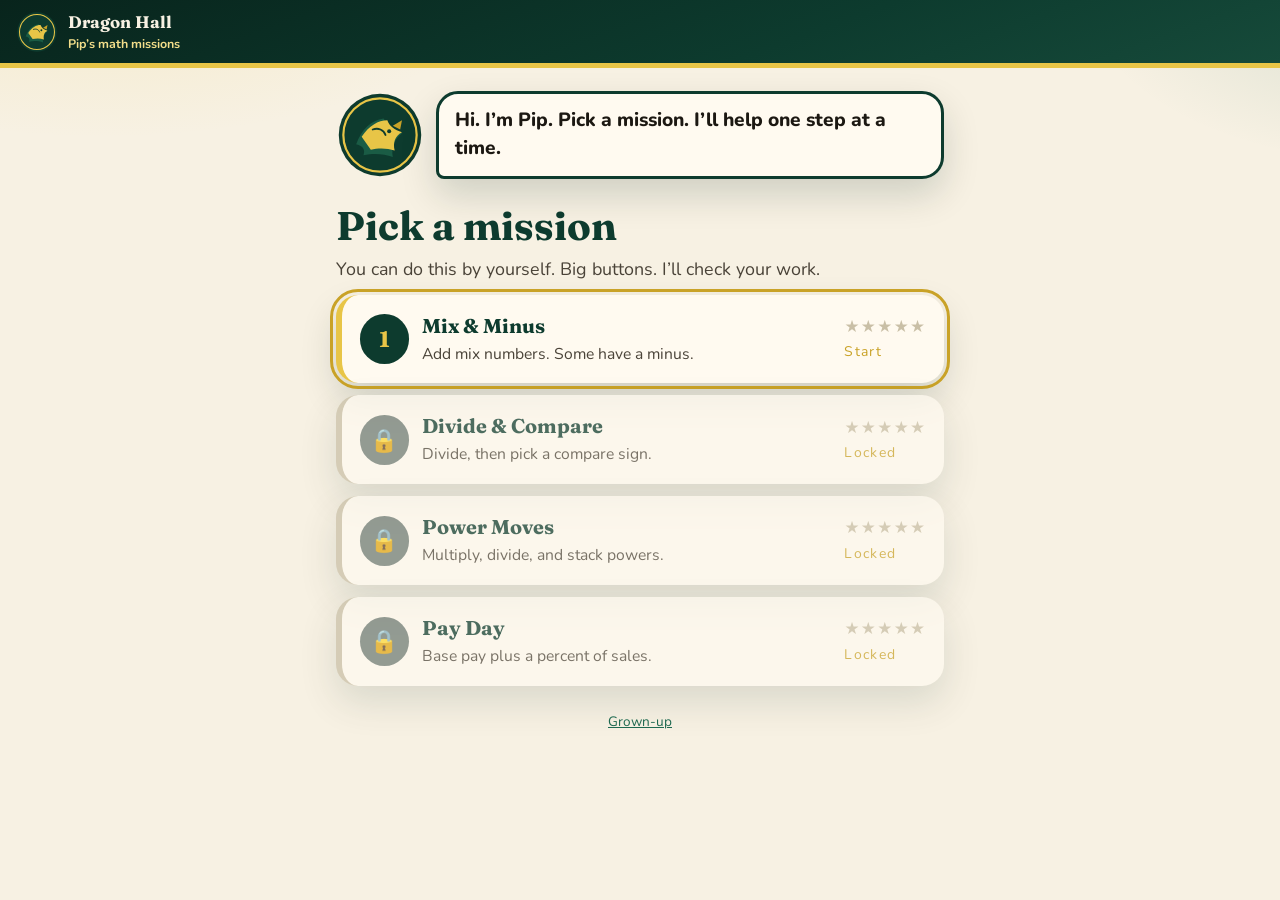
<file: index.html>
<!DOCTYPE html>
<html lang="en">
<head>
  <meta charset="utf-8">
  <meta name="viewport" content="width=device-width, initial-scale=1, viewport-fit=cover">
  <title>Pip’s Math Missions · Dragon Hall</title>
  <meta name="description" content="A kid-solo dragon tutor for mixed numbers, inequalities, exponents, and percent pay.">
  <link rel="icon" href="img/mark.svg" type="image/svg+xml">
  <link rel="canonical" href="app.html">
  <meta http-equiv="refresh" content="0; url=app.html">
  <link rel="preconnect" href="https://fonts.googleapis.com">
  <link rel="preconnect" href="https://fonts.gstatic.com" crossorigin>
  <link href="https://fonts.googleapis.com/css2?family=Fraunces:opsz,wght@9..144,700&family=Nunito:wght@700;800&display=swap" rel="stylesheet">
  <style>
    :root { --forest:#0d3b2e; --gold:#e8c547; --cream:#f7f1e3; }
    html, body { margin: 0; min-height: 100%; background: var(--cream); color: var(--forest); font-family: Nunito, system-ui, sans-serif; }
    main { max-width: 28rem; margin: 0 auto; padding: 2.5rem 1.2rem; text-align: center; }
    h1 { font-family: Fraunces, Georgia, serif; font-size: 2rem; }
    a.btn {
      display: inline-block; margin-top: 1rem; background: var(--forest); color: var(--gold);
      text-decoration: none; font-weight: 800; padding: 0.9rem 1.4rem; border-radius: 999px; min-height: 3.2rem;
    }
    .tiny { margin-top: 2rem; font-size: 0.85rem; }
    .tiny a { color: var(--forest); }
  </style>
  <script>location.replace("app.html" + location.hash);</script>
</head>
<body>
  <main>
    <h1>Pip is ready.</h1>
    <p>This is a kid-solo math tutor. No grown-up needed on the main path.</p>
    <p><a class="btn" href="app.html">Open the dragon tutor</a></p>
    <p class="tiny"><a href="print.html">Printable practice</a> · <a href="app.html#grownup">Grown-up</a></p>
  </main>
</body>
</html>
</file>
